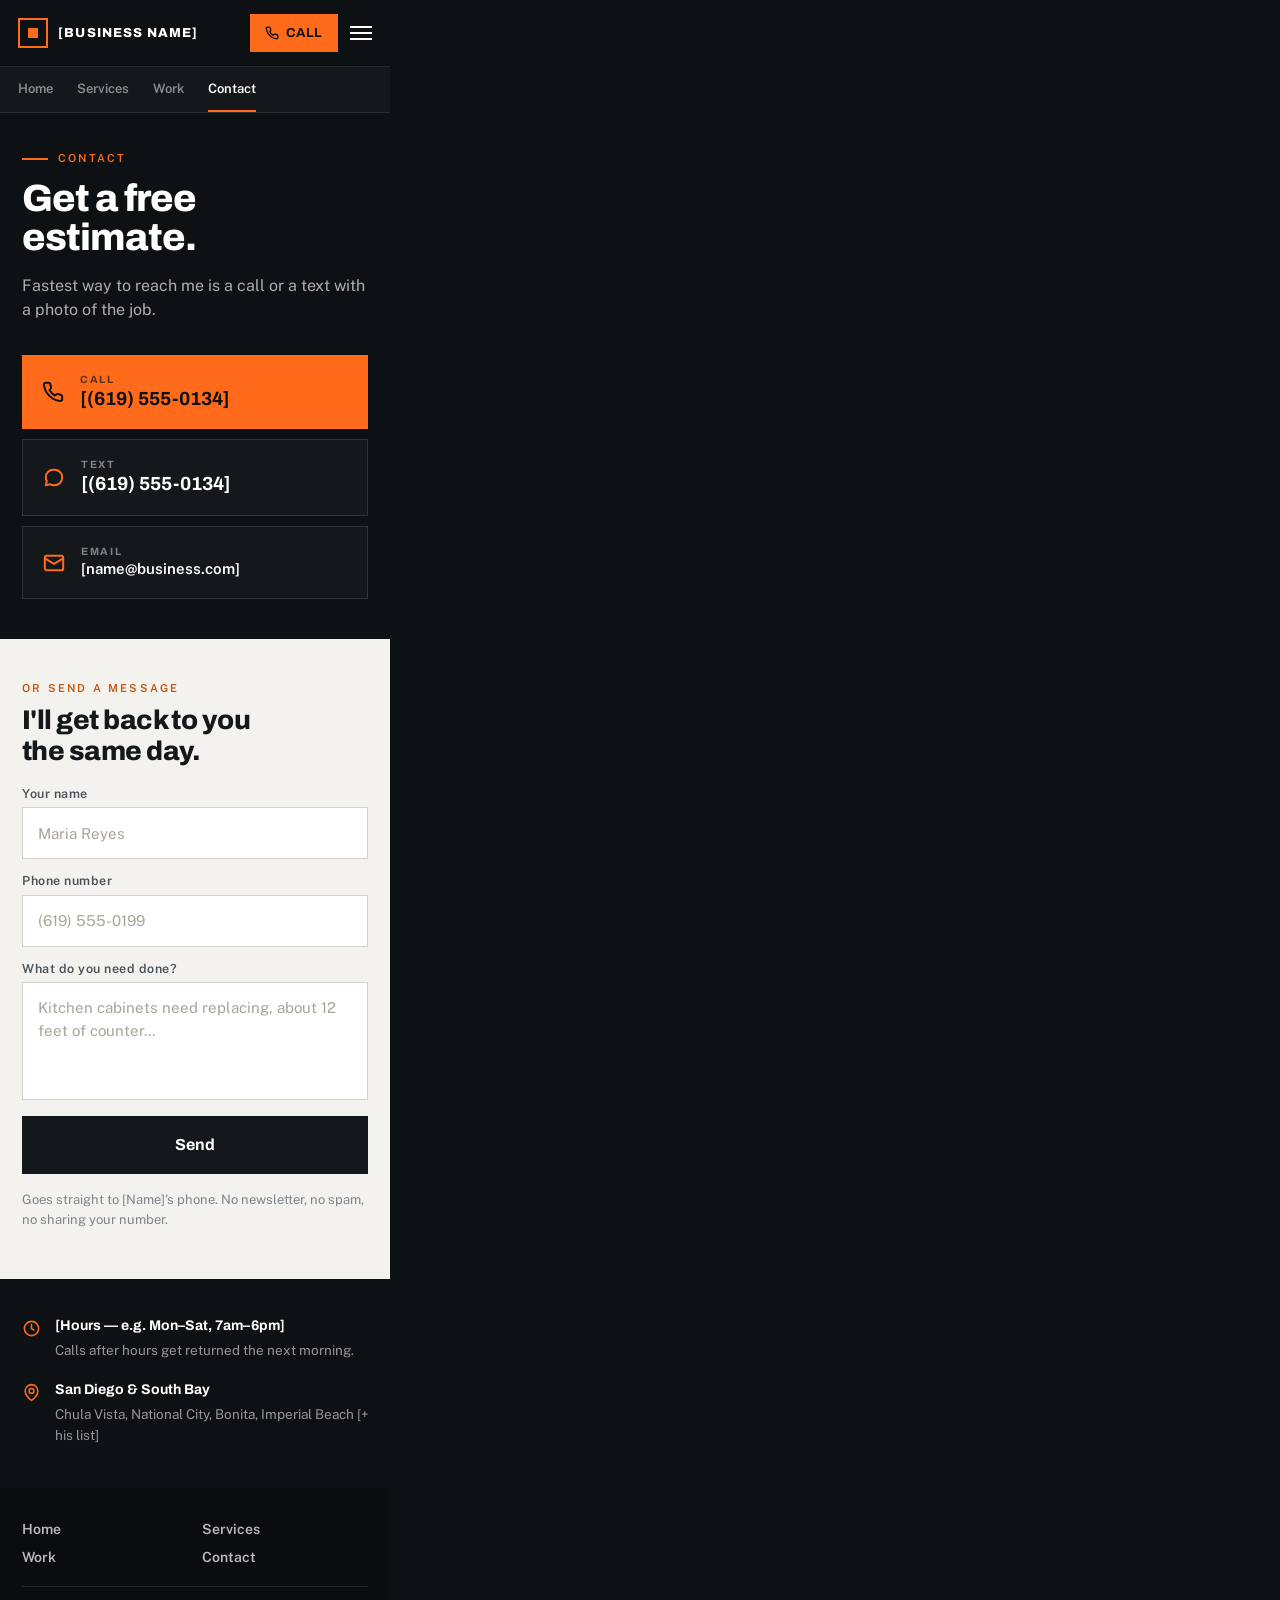
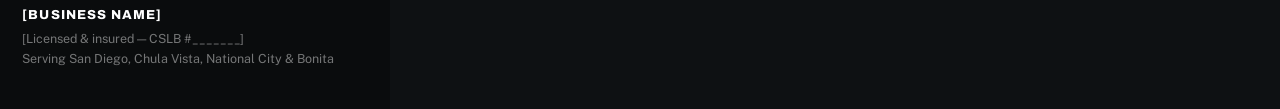
<file: docs/contact.html>
<!doctype html>
<html>
<head>
  <meta charset="utf-8">
  <meta name="viewport" content="width=device-width, initial-scale=1">
  <title>MOCKUP REFERENCE — Contact</title>
</head>
<body>
  <link rel="stylesheet" href="https://fonts.googleapis.com/css2?family=Archivo:wght@500;600;700;800;900&family=Public+Sans:wght@400;500;600&display=swap">
  <style>
    body { margin: 0; font-family: 'Public Sans', system-ui, sans-serif; background: #0E1113; }
    a { color: #FF6B1A; text-decoration: none; }
    a:hover { color: #FF8A47; }
    * { box-sizing: border-box; }
    .ph {
      background:
        repeating-linear-gradient(112deg, rgba(255,255,255,.022) 0 22px, rgba(0,0,0,.03) 22px 44px),
        radial-gradient(130% 90% at 68% 18%, #46525A 0%, #2C353A 46%, #171D20 100%);
      position: relative; overflow: hidden;
    }
    .ph-label {
      position: absolute; left: 14px; bottom: 12px;
      font: 500 10px/1 'Public Sans', sans-serif; letter-spacing: .14em;
      text-transform: uppercase; color: rgba(255,255,255,.42);
    }
    .rise { animation: rise .8s cubic-bezier(.16,.84,.44,1) both; }
    @keyframes rise { from { opacity: 0; transform: translateY(18px); } to { opacity: 1; transform: none; } }
    @media (prefers-reduced-motion: reduce) { .rise { animation: none; } }
  </style>

<div style="width: 390px; background: #0E1113; color: #FFFFFF;">

  <!-- top bar -->
  <div style="display: flex; align-items: center; justify-content: space-between; gap: 12px; padding: 14px 18px; background: #0E1113; border-bottom: 1px solid rgba(255,255,255,.09);">
    <div style="display: flex; align-items: center; gap: 10px;">
      <div style="width: 30px; height: 30px; border: 2px solid #FF6B1A; display: flex; align-items: center; justify-content: center;">
        <div style="width: 10px; height: 10px; background: #FF6B1A;"></div>
      </div>
      <div style="font: 800 13px/1 'Archivo', system-ui, sans-serif; letter-spacing: .09em; text-transform: uppercase; color: #FFFFFF;">[Business&nbsp;Name]</div>
    </div>
    <div style="display: flex; align-items: center; gap: 12px;">
      <a href="#" style="display: flex; align-items: center; gap: 7px; height: 38px; padding: 0 15px; background: #FF6B1A; color: #0E1113; font: 700 13px/1 'Archivo', sans-serif; letter-spacing: .04em; text-transform: uppercase;">
        <svg width="14" height="14" viewBox="0 0 24 24" fill="none" stroke="#0E1113" stroke-width="2.4" stroke-linecap="round" stroke-linejoin="round"><path d="M22 16.9v3a2 2 0 0 1-2.2 2 19.8 19.8 0 0 1-8.6-3.1 19.5 19.5 0 0 1-6-6A19.8 19.8 0 0 1 2.1 4.2 2 2 0 0 1 4.1 2h3a2 2 0 0 1 2 1.7c.1 1 .4 1.9.7 2.8a2 2 0 0 1-.5 2.1L8.1 9.9a16 16 0 0 0 6 6l1.3-1.2a2 2 0 0 1 2.1-.5c.9.3 1.8.6 2.8.7a2 2 0 0 1 1.7 2Z"/></svg>
        Call
      </a>
      <div style="display: flex; flex-direction: column; gap: 4px; padding: 4px 0;">
        <div style="width: 22px; height: 2px; background: #FFFFFF;"></div>
        <div style="width: 22px; height: 2px; background: #FFFFFF;"></div>
        <div style="width: 22px; height: 2px; background: #FFFFFF;"></div>
      </div>
    </div>
  </div>

  <!-- section nav -->
  <div style="display: flex; align-items: stretch; gap: 24px; padding: 0 18px; background: #14181B; border-bottom: 1px solid rgba(255,255,255,.09);">
    <a href="#" style="padding: 15px 0; font: 600 13px/1 'Public Sans', sans-serif; color: rgba(255,255,255,.50); border-bottom: 2px solid transparent;">Home</a>
    <a href="#" style="padding: 15px 0; font: 600 13px/1 'Public Sans', sans-serif; color: rgba(255,255,255,.50); border-bottom: 2px solid transparent;">Services</a>
    <a href="#" style="padding: 15px 0; font: 600 13px/1 'Public Sans', sans-serif; color: rgba(255,255,255,.50); border-bottom: 2px solid transparent;">Work</a>
    <a href="#" style="padding: 15px 0; font: 600 13px/1 'Public Sans', sans-serif; color: #FFFFFF; border-bottom: 2px solid #FF6B1A;">Contact</a>
  </div>

  <!-- header -->
  <div style="padding: 40px 22px 32px; display: flex; flex-direction: column; gap: 16px;">
    <div class="rise" style="display: flex; align-items: center; gap: 10px;">
      <div style="width: 26px; height: 2px; background: #FF6B1A;"></div>
      <div style="font: 600 11px/1 'Public Sans', sans-serif; letter-spacing: .2em; text-transform: uppercase; color: #FF6B1A;">Contact</div>
    </div>
    <h1 class="rise" style="margin: 0; font: 800 38px/1.02 'Archivo', system-ui, sans-serif; letter-spacing: -.024em; color: #FFFFFF; animation-delay: .1s;">
      Get a free estimate.
    </h1>
    <p class="rise" style="margin: 0; font: 400 16px/1.55 'Public Sans', sans-serif; color: rgba(255,255,255,.66); animation-delay: .2s;">
      Fastest way to reach me is a call or a text with a photo of the job.
    </p>
  </div>

  <!-- contact rows -->
  <div style="padding: 0 22px 40px; display: flex; flex-direction: column; gap: 10px;">

    <a href="#" style="display: flex; align-items: center; gap: 16px; padding: 20px; background: #FF6B1A; color: #0E1113;">
      <svg width="22" height="22" viewBox="0 0 24 24" fill="none" stroke="#0E1113" stroke-width="2.2" stroke-linecap="round" stroke-linejoin="round"><path d="M22 16.9v3a2 2 0 0 1-2.2 2 19.8 19.8 0 0 1-8.6-3.1 19.5 19.5 0 0 1-6-6A19.8 19.8 0 0 1 2.1 4.2 2 2 0 0 1 4.1 2h3a2 2 0 0 1 2 1.7c.1 1 .4 1.9.7 2.8a2 2 0 0 1-.5 2.1L8.1 9.9a16 16 0 0 0 6 6l1.3-1.2a2 2 0 0 1 2.1-.5c.9.3 1.8.6 2.8.7a2 2 0 0 1 1.7 2Z"/></svg>
      <div style="display: flex; flex-direction: column; gap: 3px;">
        <div style="font: 700 10.5px/1 'Archivo', sans-serif; letter-spacing: .16em; text-transform: uppercase; color: rgba(14,17,19,.66);">Call</div>
        <div style="font: 700 19px/1.1 'Archivo', sans-serif;">[(619) 555-0134]</div>
      </div>
    </a>

    <a href="#" style="display: flex; align-items: center; gap: 16px; padding: 20px; background: #14181B; border: 1px solid rgba(255,255,255,.12); color: #FFFFFF;">
      <svg width="22" height="22" viewBox="0 0 24 24" fill="none" stroke="#FF6B1A" stroke-width="2.2" stroke-linecap="round" stroke-linejoin="round"><path d="M21 11.5a8.4 8.4 0 0 1-9 8.4 9 9 0 0 1-4.2-1L3 20l1.2-4.6A8.4 8.4 0 0 1 3 11.5 8.4 8.4 0 0 1 12 3a8.4 8.4 0 0 1 9 8.5Z"/></svg>
      <div style="display: flex; flex-direction: column; gap: 3px;">
        <div style="font: 700 10.5px/1 'Archivo', sans-serif; letter-spacing: .16em; text-transform: uppercase; color: rgba(255,255,255,.46);">Text</div>
        <div style="font: 700 19px/1.1 'Archivo', sans-serif;">[(619) 555-0134]</div>
      </div>
    </a>

    <a href="#" style="display: flex; align-items: center; gap: 16px; padding: 20px; background: #14181B; border: 1px solid rgba(255,255,255,.12); color: #FFFFFF;">
      <svg width="22" height="22" viewBox="0 0 24 24" fill="none" stroke="#FF6B1A" stroke-width="2.2" stroke-linecap="round" stroke-linejoin="round"><rect x="2" y="4" width="20" height="16" rx="2"/><path d="m2 7 10 6 10-6"/></svg>
      <div style="display: flex; flex-direction: column; gap: 3px;">
        <div style="font: 700 10.5px/1 'Archivo', sans-serif; letter-spacing: .16em; text-transform: uppercase; color: rgba(255,255,255,.46);">Email</div>
        <div style="font: 600 15px/1.2 'Public Sans', sans-serif; word-break: break-all;">[name@business.com]</div>
      </div>
    </a>
  </div>

  <!-- form -->
  <div style="background: #F4F2EF; color: #14181B; padding: 44px 22px 48px; display: flex; flex-direction: column; gap: 22px;">
    <div style="display: flex; flex-direction: column; gap: 11px;">
      <div style="font: 600 11px/1 'Public Sans', sans-serif; letter-spacing: .2em; text-transform: uppercase; color: #C2540C;">Or send a message</div>
      <h2 style="margin: 0; font: 800 27px/1.12 'Archivo', system-ui, sans-serif; letter-spacing: -.02em; color: #14181B;">I'll get back to you<br>the same day.</h2>
    </div>

    <div style="display: flex; flex-direction: column; gap: 16px;">
      <div style="display: flex; flex-direction: column; gap: 7px;">
        <div style="font: 600 12.5px/1 'Public Sans', sans-serif; letter-spacing: .04em; color: #4A5359;">Your name</div>
        <div style="height: 52px; background: #FFFFFF; border: 1px solid #D7D1C9; display: flex; align-items: center; padding: 0 15px; font: 400 15px/1 'Public Sans', sans-serif; color: #A9A399;">Maria Reyes</div>
      </div>

      <div style="display: flex; flex-direction: column; gap: 7px;">
        <div style="font: 600 12.5px/1 'Public Sans', sans-serif; letter-spacing: .04em; color: #4A5359;">Phone number</div>
        <div style="height: 52px; background: #FFFFFF; border: 1px solid #D7D1C9; display: flex; align-items: center; padding: 0 15px; font: 400 15px/1 'Public Sans', sans-serif; color: #A9A399;">(619) 555-0199</div>
      </div>

      <div style="display: flex; flex-direction: column; gap: 7px;">
        <div style="font: 600 12.5px/1 'Public Sans', sans-serif; letter-spacing: .04em; color: #4A5359;">What do you need done?</div>
        <div style="height: 118px; background: #FFFFFF; border: 1px solid #D7D1C9; padding: 14px 15px; font: 400 15px/1.5 'Public Sans', sans-serif; color: #A9A399;">Kitchen cabinets need replacing, about 12 feet of counter…</div>
      </div>

      <div style="display: flex; align-items: center; justify-content: center; height: 58px; background: #14181B; color: #FFFFFF; font: 700 16px/1 'Archivo', sans-serif; letter-spacing: .01em;">Send</div>

      <p style="margin: 0; font: 400 13px/1.55 'Public Sans', sans-serif; color: #7C858B;">
        Goes straight to [Name]'s phone. No newsletter, no spam, no sharing your number.
      </p>
    </div>
  </div>

  <!-- hours strip -->
  <div style="background: #0E1113; padding: 38px 22px 42px; display: flex; flex-direction: column; gap: 20px;">
    <div style="display: flex; align-items: flex-start; gap: 14px;">
      <svg width="19" height="19" viewBox="0 0 24 24" fill="none" stroke="#FF6B1A" stroke-width="2" stroke-linecap="round" stroke-linejoin="round" style="flex-shrink: 0; margin-top: 2px;"><circle cx="12" cy="12" r="9"/><path d="M12 7v5l3 2"/></svg>
      <div style="display: flex; flex-direction: column; gap: 5px;">
        <div style="font: 700 14px/1.3 'Archivo', sans-serif; color: #FFFFFF;">[Hours — e.g. Mon–Sat, 7am–6pm]</div>
        <div style="font: 400 13.5px/1.55 'Public Sans', sans-serif; color: rgba(255,255,255,.56);">Calls after hours get returned the next morning.</div>
      </div>
    </div>
    <div style="display: flex; align-items: flex-start; gap: 14px;">
      <svg width="19" height="19" viewBox="0 0 24 24" fill="none" stroke="#FF6B1A" stroke-width="2" stroke-linecap="round" stroke-linejoin="round" style="flex-shrink: 0; margin-top: 2px;"><path d="M20 10c0 6-8 12-8 12s-8-6-8-12a8 8 0 0 1 16 0Z"/><circle cx="12" cy="10" r="3"/></svg>
      <div style="display: flex; flex-direction: column; gap: 5px;">
        <div style="font: 700 14px/1.3 'Archivo', sans-serif; color: #FFFFFF;">San Diego &amp; South Bay</div>
        <div style="font: 400 13.5px/1.55 'Public Sans', sans-serif; color: rgba(255,255,255,.56);">Chula Vista, National City, Bonita, Imperial Beach [+ his list]</div>
      </div>
    </div>
  </div>

  <!-- footer -->
  <div style="background: #0A0C0D; padding: 34px 22px 40px; display: flex; flex-direction: column; gap: 22px;">
    <div style="display: grid; grid-template-columns: repeat(2, minmax(0, 1fr)); gap: 14px;">
      <a href="#" style="font: 600 14px/1 'Public Sans', sans-serif; color: rgba(255,255,255,.72);">Home</a>
      <a href="#" style="font: 600 14px/1 'Public Sans', sans-serif; color: rgba(255,255,255,.72);">Services</a>
      <a href="#" style="font: 600 14px/1 'Public Sans', sans-serif; color: rgba(255,255,255,.72);">Work</a>
      <a href="#" style="font: 600 14px/1 'Public Sans', sans-serif; color: rgba(255,255,255,.72);">Contact</a>
    </div>
    <div style="height: 1px; background: rgba(255,255,255,.10);"></div>
    <div style="display: flex; flex-direction: column; gap: 7px;">
      <div style="font: 800 13px/1 'Archivo', sans-serif; letter-spacing: .09em; text-transform: uppercase; color: #FFFFFF;">[Business&nbsp;Name]</div>
      <div style="font: 400 12.5px/1.6 'Public Sans', sans-serif; color: rgba(255,255,255,.44);">[Licensed &amp; insured — CSLB #_______]<br>Serving San Diego, Chula Vista, National City &amp; Bonita</div>
    </div>
  </div>

</div>
</body>
</html>
</file>
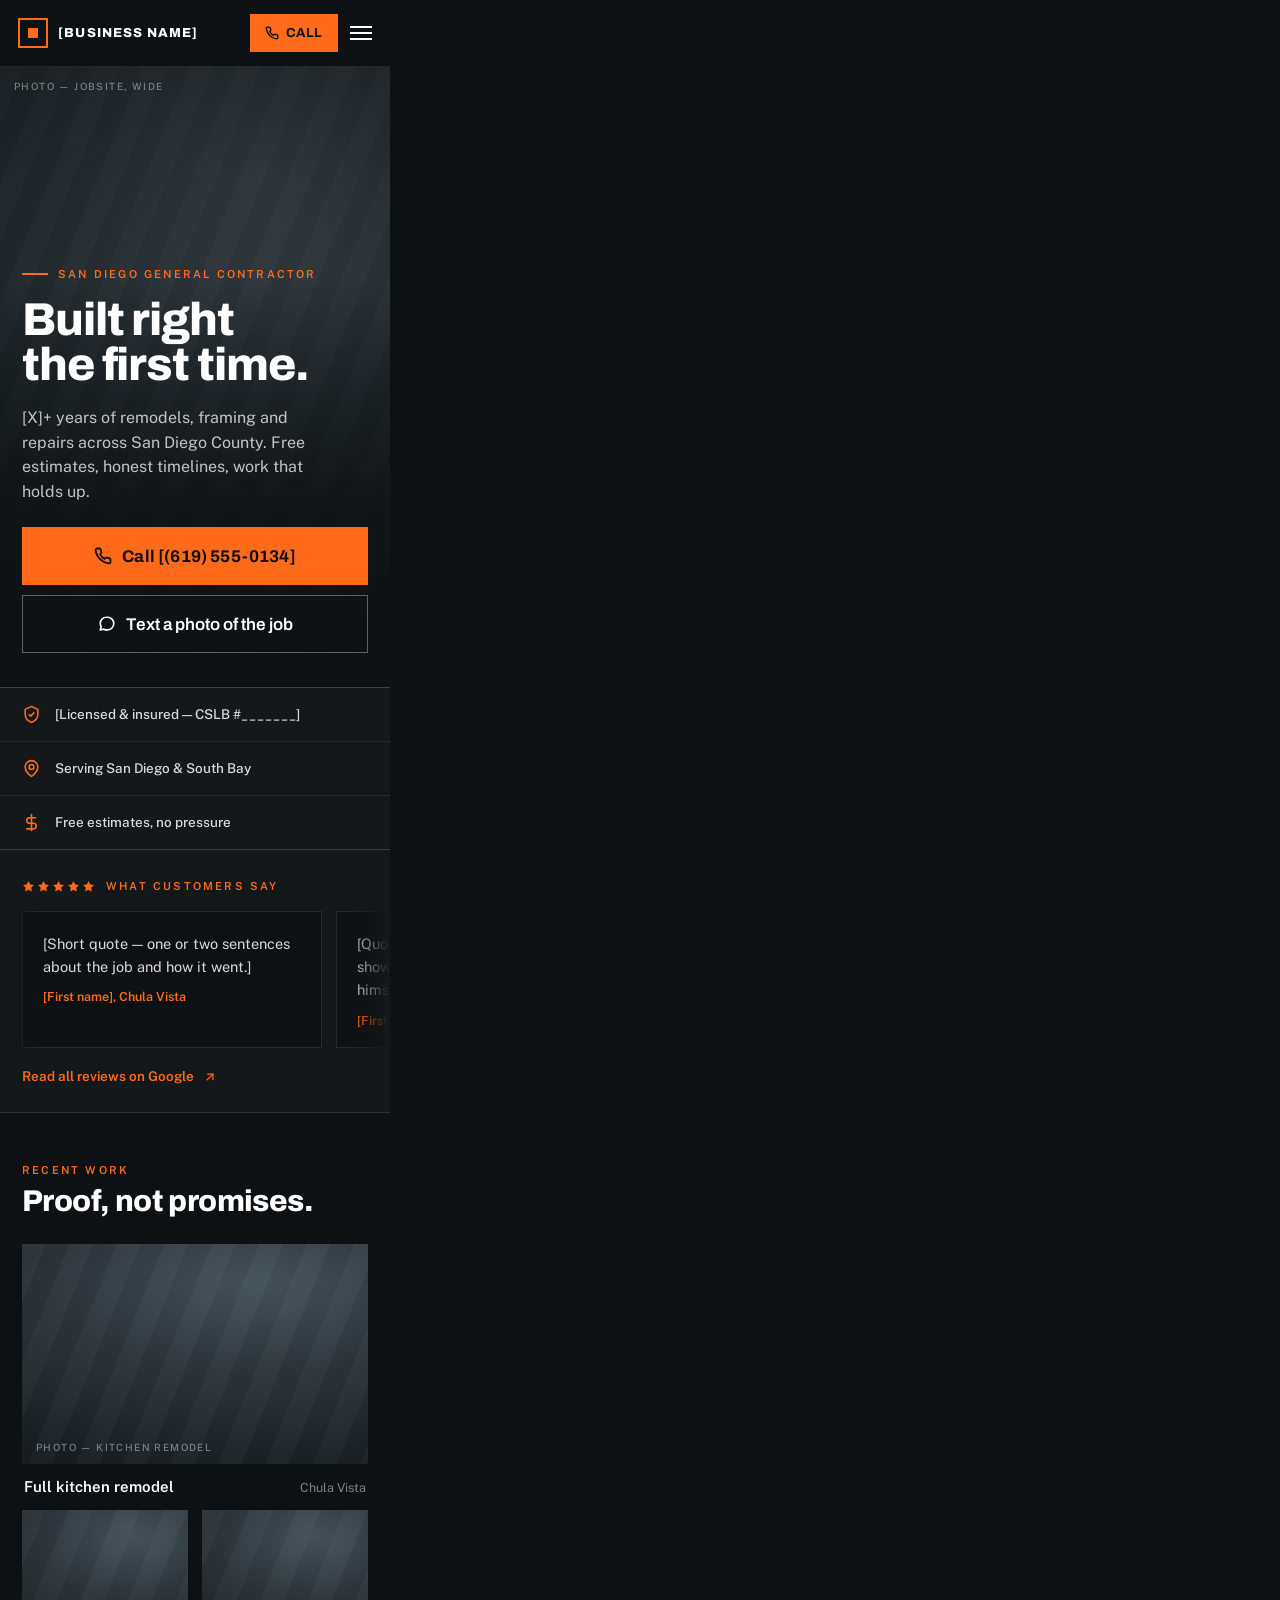
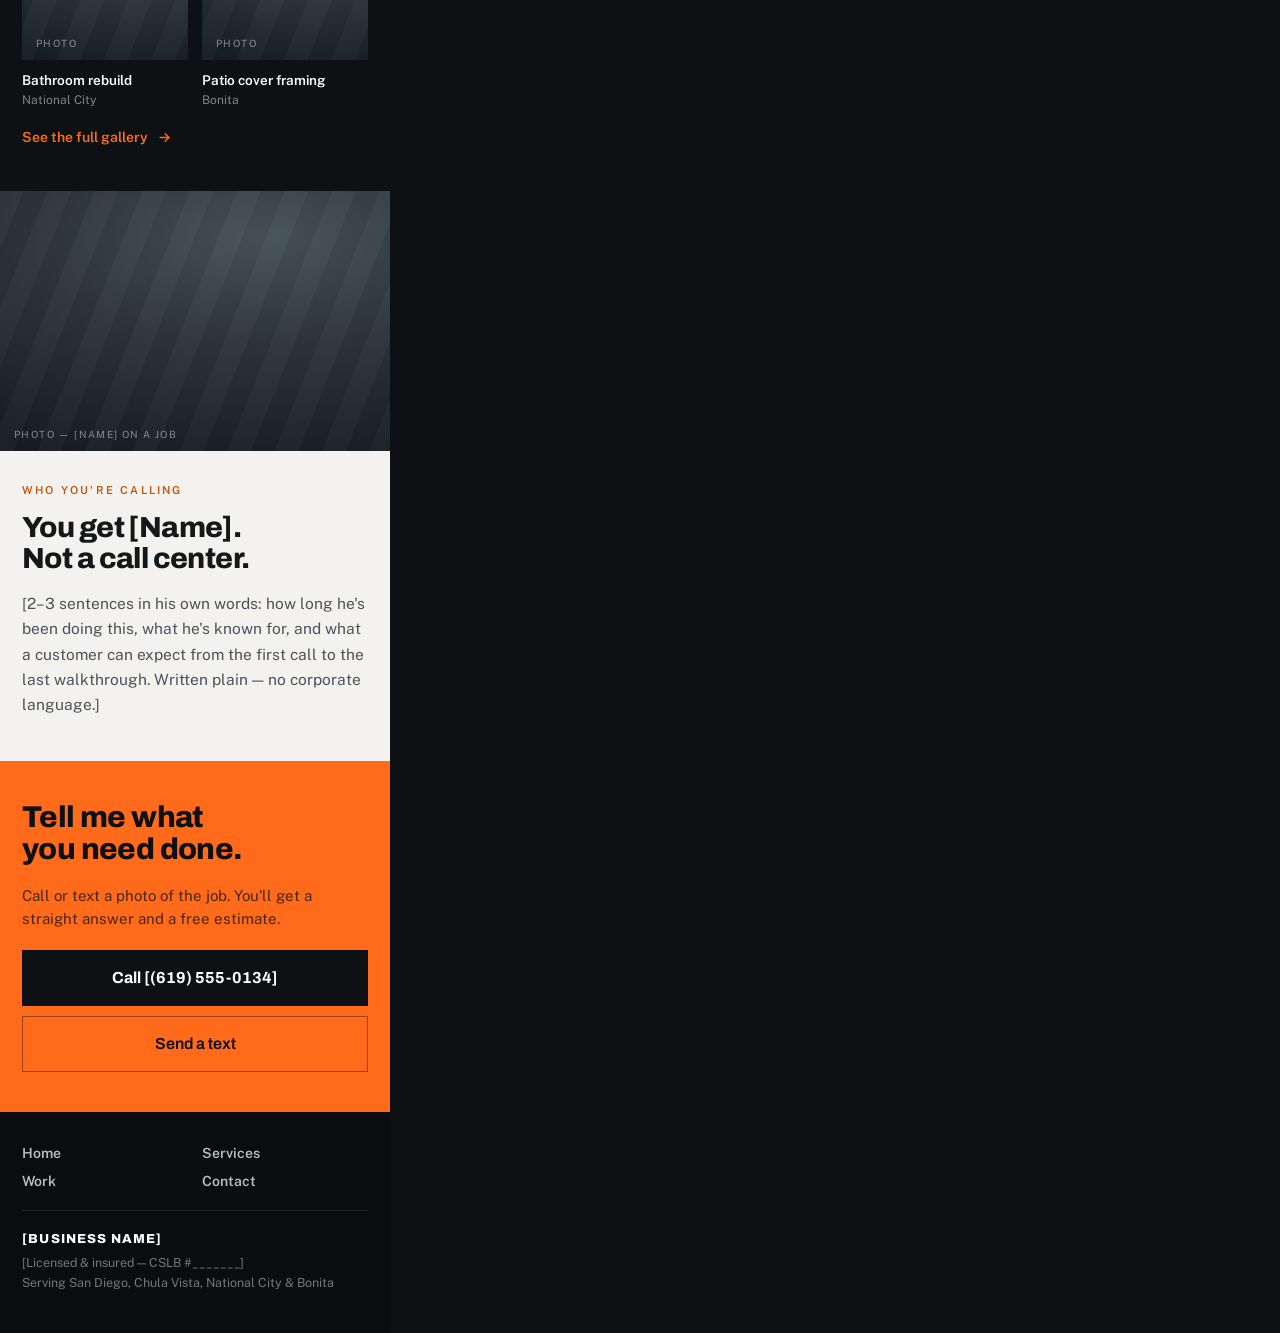
<file: docs/home.html>
<!doctype html>
<html>
<head>
  <meta charset="utf-8">
  <meta name="viewport" content="width=device-width, initial-scale=1">
  <title>MOCKUP REFERENCE — Home</title>
</head>
<body>
  <link rel="stylesheet" href="https://fonts.googleapis.com/css2?family=Archivo:wght@500;600;700;800;900&family=Public+Sans:wght@400;500;600&display=swap">
  <style>
    body { margin: 0; font-family: 'Public Sans', system-ui, sans-serif; background: #0E1113; }
    a { color: #FF6B1A; text-decoration: none; }
    a:hover { color: #FF8A47; }
    * { box-sizing: border-box; }
    .ph {
      background:
        repeating-linear-gradient(112deg, rgba(255,255,255,.022) 0 22px, rgba(0,0,0,.03) 22px 44px),
        radial-gradient(130% 90% at 68% 18%, #46525A 0%, #2C353A 46%, #171D20 100%);
      position: relative; overflow: hidden;
    }
    .ph-label {
      position: absolute; left: 14px; bottom: 12px;
      font: 500 10px/1 'Public Sans', sans-serif; letter-spacing: .14em;
      text-transform: uppercase; color: rgba(255,255,255,.42);
    }
    .rise { animation: rise .85s cubic-bezier(.16,.84,.44,1) both; }
    @keyframes rise { from { opacity: 0; transform: translateY(22px); } to { opacity: 1; transform: none; } }
    .marquee {
      overflow: hidden;
      -webkit-mask-image: linear-gradient(90deg, transparent 0, #000 40px, #000 calc(100% - 40px), transparent 100%);
      mask-image: linear-gradient(90deg, transparent 0, #000 40px, #000 calc(100% - 40px), transparent 100%);
    }
    .marquee-track {
      display: flex; gap: 14px; width: max-content; padding-left: 22px;
      animation: marquee 34s linear infinite;
    }
    @keyframes marquee { from { transform: translateX(0); } to { transform: translateX(-1256px); } }
    @media (prefers-reduced-motion: reduce) {
      .rise { animation: none; }
      .marquee-track { animation: none; }
    }
  </style>

<div style="width: 390px; background: #0E1113; color: #FFFFFF;">

  <!-- top bar -->
  <div style="display: flex; align-items: center; justify-content: space-between; gap: 12px; padding: 14px 18px; background: #0E1113; border-bottom: 1px solid rgba(255,255,255,.09);">
    <div style="display: flex; align-items: center; gap: 10px;">
      <div style="width: 30px; height: 30px; border: 2px solid #FF6B1A; display: flex; align-items: center; justify-content: center;">
        <div style="width: 10px; height: 10px; background: #FF6B1A;"></div>
      </div>
      <div style="font: 800 13px/1 'Archivo', system-ui, sans-serif; letter-spacing: .09em; text-transform: uppercase; color: #FFFFFF;">[Business&nbsp;Name]</div>
    </div>
    <div style="display: flex; align-items: center; gap: 12px;">
      <a href="#" style="display: flex; align-items: center; gap: 7px; height: 38px; padding: 0 15px; background: #FF6B1A; color: #0E1113; font: 700 13px/1 'Archivo', sans-serif; letter-spacing: .04em; text-transform: uppercase;">
        <svg width="14" height="14" viewBox="0 0 24 24" fill="none" stroke="#0E1113" stroke-width="2.4" stroke-linecap="round" stroke-linejoin="round"><path d="M22 16.9v3a2 2 0 0 1-2.2 2 19.8 19.8 0 0 1-8.6-3.1 19.5 19.5 0 0 1-6-6A19.8 19.8 0 0 1 2.1 4.2 2 2 0 0 1 4.1 2h3a2 2 0 0 1 2 1.7c.1 1 .4 1.9.7 2.8a2 2 0 0 1-.5 2.1L8.1 9.9a16 16 0 0 0 6 6l1.3-1.2a2 2 0 0 1 2.1-.5c.9.3 1.8.6 2.8.7a2 2 0 0 1 1.7 2Z"/></svg>
        Call
      </a>
      <div style="display: flex; flex-direction: column; gap: 4px; padding: 4px 0;">
        <div style="width: 22px; height: 2px; background: #FFFFFF;"></div>
        <div style="width: 22px; height: 2px; background: #FFFFFF;"></div>
        <div style="width: 22px; height: 2px; background: #FFFFFF;"></div>
      </div>
    </div>
  </div>

  <!-- hero -->
  <div class="ph" style="position: relative; height: 620px; display: flex; flex-direction: column; justify-content: flex-end;">
    <div style="position: absolute; inset: 0; background: linear-gradient(180deg, rgba(14,17,19,.55) 0%, rgba(14,17,19,.30) 34%, rgba(14,17,19,.88) 74%, #0E1113 100%);"></div>
    <div class="ph-label" style="bottom: auto; top: 14px;">Photo — Jobsite, wide</div>

    <div style="position: relative; padding: 0 22px 34px; display: flex; flex-direction: column; gap: 18px;">
      <div class="rise" style="display: flex; align-items: center; gap: 10px; animation-delay: .05s;">
        <div style="width: 26px; height: 2px; background: #FF6B1A;"></div>
        <div style="font: 600 11px/1 'Public Sans', sans-serif; letter-spacing: .2em; text-transform: uppercase; color: #FF6B1A;">San Diego General Contractor</div>
      </div>

      <h1 class="rise" style="margin: 0; font: 800 46px/0.98 'Archivo', system-ui, sans-serif; letter-spacing: -.024em; color: #FFFFFF; text-wrap: balance; animation-delay: .16s;">
        Built right<br>the first time.
      </h1>

      <p class="rise" style="margin: 0; max-width: 320px; font: 400 16px/1.55 'Public Sans', sans-serif; color: rgba(255,255,255,.74); animation-delay: .27s;">
        [X]+ years of remodels, framing and repairs across San&nbsp;Diego County. Free estimates, honest timelines, work that holds up.
      </p>

      <div class="rise" style="display: flex; flex-direction: column; gap: 10px; padding-top: 4px; animation-delay: .38s;">
        <a href="#" style="display: flex; align-items: center; justify-content: center; gap: 10px; height: 58px; background: #FF6B1A; color: #0E1113; font: 700 17px/1 'Archivo', sans-serif; letter-spacing: .01em;">
          <svg width="18" height="18" viewBox="0 0 24 24" fill="none" stroke="#0E1113" stroke-width="2.4" stroke-linecap="round" stroke-linejoin="round"><path d="M22 16.9v3a2 2 0 0 1-2.2 2 19.8 19.8 0 0 1-8.6-3.1 19.5 19.5 0 0 1-6-6A19.8 19.8 0 0 1 2.1 4.2 2 2 0 0 1 4.1 2h3a2 2 0 0 1 2 1.7c.1 1 .4 1.9.7 2.8a2 2 0 0 1-.5 2.1L8.1 9.9a16 16 0 0 0 6 6l1.3-1.2a2 2 0 0 1 2.1-.5c.9.3 1.8.6 2.8.7a2 2 0 0 1 1.7 2Z"/></svg>
          Call [(619) 555-0134]
        </a>
        <a href="#" style="display: flex; align-items: center; justify-content: center; gap: 10px; height: 58px; border: 1.5px solid rgba(255,255,255,.34); color: #FFFFFF; font: 600 17px/1 'Archivo', sans-serif;">
          <svg width="18" height="18" viewBox="0 0 24 24" fill="none" stroke="#FFFFFF" stroke-width="2.2" stroke-linecap="round" stroke-linejoin="round"><path d="M21 11.5a8.4 8.4 0 0 1-9 8.4 9 9 0 0 1-4.2-1L3 20l1.2-4.6A8.4 8.4 0 0 1 3 11.5 8.4 8.4 0 0 1 12 3a8.4 8.4 0 0 1 9 8.5Z"/></svg>
          Text a photo of the job
        </a>
      </div>
    </div>
  </div>

  <!-- credential strip -->
  <div style="display: grid; grid-template-columns: repeat(1, minmax(0, 1fr)); gap: 1px; background: rgba(255,255,255,.10); border-top: 1px solid rgba(255,255,255,.10); border-bottom: 1px solid rgba(255,255,255,.10);">
    <div style="display: flex; align-items: center; gap: 14px; padding: 17px 22px; background: #14181B;">
      <svg width="19" height="19" viewBox="0 0 24 24" fill="none" stroke="#FF6B1A" stroke-width="2" stroke-linecap="round" stroke-linejoin="round"><path d="M12 2 4 5.5v6c0 4.6 3.4 8.9 8 10.5 4.6-1.6 8-5.9 8-10.5v-6L12 2Z"/><path d="m9 12 2 2 4-4"/></svg>
      <div style="font: 500 13.5px/1.4 'Public Sans', sans-serif; color: rgba(255,255,255,.85);">[Licensed &amp; insured — CSLB #_______]</div>
    </div>
    <div style="display: flex; align-items: center; gap: 14px; padding: 17px 22px; background: #14181B;">
      <svg width="19" height="19" viewBox="0 0 24 24" fill="none" stroke="#FF6B1A" stroke-width="2" stroke-linecap="round" stroke-linejoin="round"><path d="M20 10c0 6-8 12-8 12s-8-6-8-12a8 8 0 0 1 16 0Z"/><circle cx="12" cy="10" r="3"/></svg>
      <div style="font: 500 13.5px/1.4 'Public Sans', sans-serif; color: rgba(255,255,255,.85);">Serving San Diego &amp; South Bay</div>
    </div>
    <div style="display: flex; align-items: center; gap: 14px; padding: 17px 22px; background: #14181B;">
      <svg width="19" height="19" viewBox="0 0 24 24" fill="none" stroke="#FF6B1A" stroke-width="2" stroke-linecap="round" stroke-linejoin="round"><path d="M12 2v20"/><path d="M17 6H9.5a3.5 3.5 0 0 0 0 7h5a3.5 3.5 0 0 1 0 7H6"/></svg>
      <div style="font: 500 13.5px/1.4 'Public Sans', sans-serif; color: rgba(255,255,255,.85);">Free estimates, no pressure</div>
    </div>
  </div>

  <!-- scrolling reviews -->
  <div style="background: #14181B; border-bottom: 1px solid rgba(255,255,255,.10); padding: 30px 0 28px;">
    <div style="display: flex; align-items: center; gap: 11px; padding: 0 22px 18px;">
      <div style="display: flex; gap: 2px;">
        <svg width="13" height="13" viewBox="0 0 24 24" fill="#FF6B1A"><path d="m12 2 3.1 6.3 6.9 1-5 4.9 1.2 6.8L12 17.8 5.8 21l1.2-6.8-5-4.9 6.9-1L12 2Z"/></svg>
        <svg width="13" height="13" viewBox="0 0 24 24" fill="#FF6B1A"><path d="m12 2 3.1 6.3 6.9 1-5 4.9 1.2 6.8L12 17.8 5.8 21l1.2-6.8-5-4.9 6.9-1L12 2Z"/></svg>
        <svg width="13" height="13" viewBox="0 0 24 24" fill="#FF6B1A"><path d="m12 2 3.1 6.3 6.9 1-5 4.9 1.2 6.8L12 17.8 5.8 21l1.2-6.8-5-4.9 6.9-1L12 2Z"/></svg>
        <svg width="13" height="13" viewBox="0 0 24 24" fill="#FF6B1A"><path d="m12 2 3.1 6.3 6.9 1-5 4.9 1.2 6.8L12 17.8 5.8 21l1.2-6.8-5-4.9 6.9-1L12 2Z"/></svg>
        <svg width="13" height="13" viewBox="0 0 24 24" fill="#FF6B1A"><path d="m12 2 3.1 6.3 6.9 1-5 4.9 1.2 6.8L12 17.8 5.8 21l1.2-6.8-5-4.9 6.9-1L12 2Z"/></svg>
      </div>
      <div style="font: 600 11px/1 'Public Sans', sans-serif; letter-spacing: .2em; text-transform: uppercase; color: #FF6B1A;">What customers say</div>
    </div>

    <div class="marquee">
      <div class="marquee-track">

        <div style="width: 300px; flex-shrink: 0; background: #0E1113; border: 1px solid rgba(255,255,255,.10); padding: 20px; display: flex; flex-direction: column; gap: 13px;">
          <p style="margin: 0; font: 400 14.5px/1.6 'Public Sans', sans-serif; color: rgba(255,255,255,.84);">[Short quote — one or two sentences about the job and how it went.]</p>
          <div style="font: 600 12.5px/1 'Public Sans', sans-serif; color: #FF6B1A;">[First name], Chula Vista</div>
        </div>

        <div style="width: 300px; flex-shrink: 0; background: #0E1113; border: 1px solid rgba(255,255,255,.10); padding: 20px; display: flex; flex-direction: column; gap: 13px;">
          <p style="margin: 0; font: 400 14.5px/1.6 'Public Sans', sans-serif; color: rgba(255,255,255,.84);">[Quote about something specific — showed up on time, cleaned up after himself.]</p>
          <div style="font: 600 12.5px/1 'Public Sans', sans-serif; color: #FF6B1A;">[First name], Bonita</div>
        </div>

        <div style="width: 300px; flex-shrink: 0; background: #0E1113; border: 1px solid rgba(255,255,255,.10); padding: 20px; display: flex; flex-direction: column; gap: 13px;">
          <p style="margin: 0; font: 400 14.5px/1.6 'Public Sans', sans-serif; color: rgba(255,255,255,.84);">[Quote about the estimate being honest — no surprises on the final bill.]</p>
          <div style="font: 600 12.5px/1 'Public Sans', sans-serif; color: #FF6B1A;">[First name], National City</div>
        </div>

        <div style="width: 300px; flex-shrink: 0; background: #0E1113; border: 1px solid rgba(255,255,255,.10); padding: 20px; display: flex; flex-direction: column; gap: 13px;">
          <p style="margin: 0; font: 400 14.5px/1.6 'Public Sans', sans-serif; color: rgba(255,255,255,.84);">[Quote from a repeat customer who called him back for a second job.]</p>
          <div style="font: 600 12.5px/1 'Public Sans', sans-serif; color: #FF6B1A;">[First name], San Diego</div>
        </div>

        <div style="width: 300px; flex-shrink: 0; background: #0E1113; border: 1px solid rgba(255,255,255,.10); padding: 20px; display: flex; flex-direction: column; gap: 13px;">
          <p style="margin: 0; font: 400 14.5px/1.6 'Public Sans', sans-serif; color: rgba(255,255,255,.84);">[Short quote — one or two sentences about the job and how it went.]</p>
          <div style="font: 600 12.5px/1 'Public Sans', sans-serif; color: #FF6B1A;">[First name], Chula Vista</div>
        </div>

        <div style="width: 300px; flex-shrink: 0; background: #0E1113; border: 1px solid rgba(255,255,255,.10); padding: 20px; display: flex; flex-direction: column; gap: 13px;">
          <p style="margin: 0; font: 400 14.5px/1.6 'Public Sans', sans-serif; color: rgba(255,255,255,.84);">[Quote about something specific — showed up on time, cleaned up after himself.]</p>
          <div style="font: 600 12.5px/1 'Public Sans', sans-serif; color: #FF6B1A;">[First name], Bonita</div>
        </div>

        <div style="width: 300px; flex-shrink: 0; background: #0E1113; border: 1px solid rgba(255,255,255,.10); padding: 20px; display: flex; flex-direction: column; gap: 13px;">
          <p style="margin: 0; font: 400 14.5px/1.6 'Public Sans', sans-serif; color: rgba(255,255,255,.84);">[Quote about the estimate being honest — no surprises on the final bill.]</p>
          <div style="font: 600 12.5px/1 'Public Sans', sans-serif; color: #FF6B1A;">[First name], National City</div>
        </div>

        <div style="width: 300px; flex-shrink: 0; background: #0E1113; border: 1px solid rgba(255,255,255,.10); padding: 20px; display: flex; flex-direction: column; gap: 13px;">
          <p style="margin: 0; font: 400 14.5px/1.6 'Public Sans', sans-serif; color: rgba(255,255,255,.84);">[Quote from a repeat customer who called him back for a second job.]</p>
          <div style="font: 600 12.5px/1 'Public Sans', sans-serif; color: #FF6B1A;">[First name], San Diego</div>
        </div>

      </div>
    </div>

    <div style="padding: 22px 22px 0;">
      <a href="#" style="display: flex; align-items: center; gap: 9px; font: 600 13.5px/1 'Public Sans', sans-serif; color: #FF6B1A;">
        Read all reviews on Google
        <svg width="14" height="14" viewBox="0 0 24 24" fill="none" stroke="#FF6B1A" stroke-width="2.2" stroke-linecap="round" stroke-linejoin="round"><path d="M7 17 17 7"/><path d="M8 7h9v9"/></svg>
      </a>
    </div>
  </div>

  <!-- recent work -->
  <div style="padding: 52px 22px 46px; background: #0E1113;">
    <div style="display: flex; align-items: flex-end; justify-content: space-between; gap: 16px; margin-bottom: 26px;">
      <div style="display: flex; flex-direction: column; gap: 10px;">
        <div style="font: 600 11px/1 'Public Sans', sans-serif; letter-spacing: .2em; text-transform: uppercase; color: #FF6B1A;">Recent Work</div>
        <h2 style="margin: 0; font: 800 30px/1.06 'Archivo', system-ui, sans-serif; letter-spacing: -.02em; color: #FFFFFF;">Proof, not promises.</h2>
      </div>
    </div>

    <div style="display: flex; flex-direction: column; gap: 14px;">
      <div style="display: flex; flex-direction: column;">
        <div class="ph" style="height: 220px;"><div class="ph-label">Photo — Kitchen remodel</div></div>
        <div style="display: flex; align-items: baseline; justify-content: space-between; gap: 12px; padding: 13px 2px 0;">
          <div style="font: 600 15px/1.3 'Public Sans', sans-serif; color: #FFFFFF;">Full kitchen remodel</div>
          <div style="font: 400 12.5px/1 'Public Sans', sans-serif; color: rgba(255,255,255,.48);">Chula Vista</div>
        </div>
      </div>
      <div style="display: grid; grid-template-columns: repeat(2, minmax(0, 1fr)); gap: 14px;">
        <div style="display: flex; flex-direction: column;">
          <div class="ph" style="height: 150px;"><div class="ph-label">Photo</div></div>
          <div style="font: 600 13.5px/1.35 'Public Sans', sans-serif; color: #FFFFFF; padding-top: 11px;">Bathroom rebuild</div>
          <div style="font: 400 12px/1 'Public Sans', sans-serif; color: rgba(255,255,255,.48); padding-top: 4px;">National City</div>
        </div>
        <div style="display: flex; flex-direction: column;">
          <div class="ph" style="height: 150px;"><div class="ph-label">Photo</div></div>
          <div style="font: 600 13.5px/1.35 'Public Sans', sans-serif; color: #FFFFFF; padding-top: 11px;">Patio cover framing</div>
          <div style="font: 400 12px/1 'Public Sans', sans-serif; color: rgba(255,255,255,.48); padding-top: 4px;">Bonita</div>
        </div>
      </div>
    </div>

    <a href="#" style="display: flex; align-items: center; gap: 9px; margin-top: 24px; font: 600 14px/1 'Public Sans', sans-serif; color: #FF6B1A;">
      See the full gallery
      <svg width="15" height="15" viewBox="0 0 24 24" fill="none" stroke="#FF6B1A" stroke-width="2.2" stroke-linecap="round" stroke-linejoin="round"><path d="M5 12h14"/><path d="m13 6 6 6-6 6"/></svg>
    </a>
  </div>

  <!-- about -->
  <div style="background: #F4F2EF; color: #14181B; padding: 0 0 44px;">
    <div class="ph" style="height: 260px;"><div class="ph-label">Photo — [Name] on a job</div></div>
    <div style="padding: 34px 22px 0; display: flex; flex-direction: column; gap: 16px;">
      <div style="font: 600 11px/1 'Public Sans', sans-serif; letter-spacing: .2em; text-transform: uppercase; color: #C2540C;">Who you're calling</div>
      <h2 style="margin: 0; font: 800 29px/1.1 'Archivo', system-ui, sans-serif; letter-spacing: -.02em; color: #14181B;">You get [Name].<br>Not a call center.</h2>
      <p style="margin: 0; font: 400 15.5px/1.62 'Public Sans', sans-serif; color: #4A5359;">
        [2–3 sentences in his own words: how long he's been doing this, what he's known for, and what a customer can expect from the first call to the last walkthrough. Written plain — no corporate language.]
      </p>
    </div>
  </div>

  <!-- CTA band -->
  <div style="background: #FF6B1A; color: #0E1113; padding: 40px 22px; display: flex; flex-direction: column; gap: 18px;">
    <h2 style="margin: 0; font: 800 30px/1.08 'Archivo', system-ui, sans-serif; letter-spacing: -.02em;">Tell me what<br>you need done.</h2>
    <p style="margin: 0; font: 400 15px/1.55 'Public Sans', sans-serif; color: rgba(14,17,19,.76);">Call or text a photo of the job. You'll get a straight answer and a free estimate.</p>
    <div style="display: flex; flex-direction: column; gap: 10px; padding-top: 2px;">
      <a href="#" style="display: flex; align-items: center; justify-content: center; height: 56px; background: #0E1113; color: #FFFFFF; font: 700 16px/1 'Archivo', sans-serif;">Call [(619) 555-0134]</a>
      <a href="#" style="display: flex; align-items: center; justify-content: center; height: 56px; border: 1.5px solid rgba(14,17,19,.42); color: #0E1113; font: 600 16px/1 'Archivo', sans-serif;">Send a text</a>
    </div>
  </div>

  <!-- footer -->
  <div style="background: #0A0C0D; padding: 34px 22px 40px; display: flex; flex-direction: column; gap: 22px;">
    <div style="display: grid; grid-template-columns: repeat(2, minmax(0, 1fr)); gap: 14px;">
      <a href="#" style="font: 600 14px/1 'Public Sans', sans-serif; color: rgba(255,255,255,.72);">Home</a>
      <a href="#" style="font: 600 14px/1 'Public Sans', sans-serif; color: rgba(255,255,255,.72);">Services</a>
      <a href="#" style="font: 600 14px/1 'Public Sans', sans-serif; color: rgba(255,255,255,.72);">Work</a>
      <a href="#" style="font: 600 14px/1 'Public Sans', sans-serif; color: rgba(255,255,255,.72);">Contact</a>
    </div>
    <div style="height: 1px; background: rgba(255,255,255,.10);"></div>
    <div style="display: flex; flex-direction: column; gap: 7px;">
      <div style="font: 800 13px/1 'Archivo', sans-serif; letter-spacing: .09em; text-transform: uppercase; color: #FFFFFF;">[Business&nbsp;Name]</div>
      <div style="font: 400 12.5px/1.6 'Public Sans', sans-serif; color: rgba(255,255,255,.44);">[Licensed &amp; insured — CSLB #_______]<br>Serving San Diego, Chula Vista, National City &amp; Bonita</div>
    </div>
  </div>

</div>
</body>
</html>
</file>
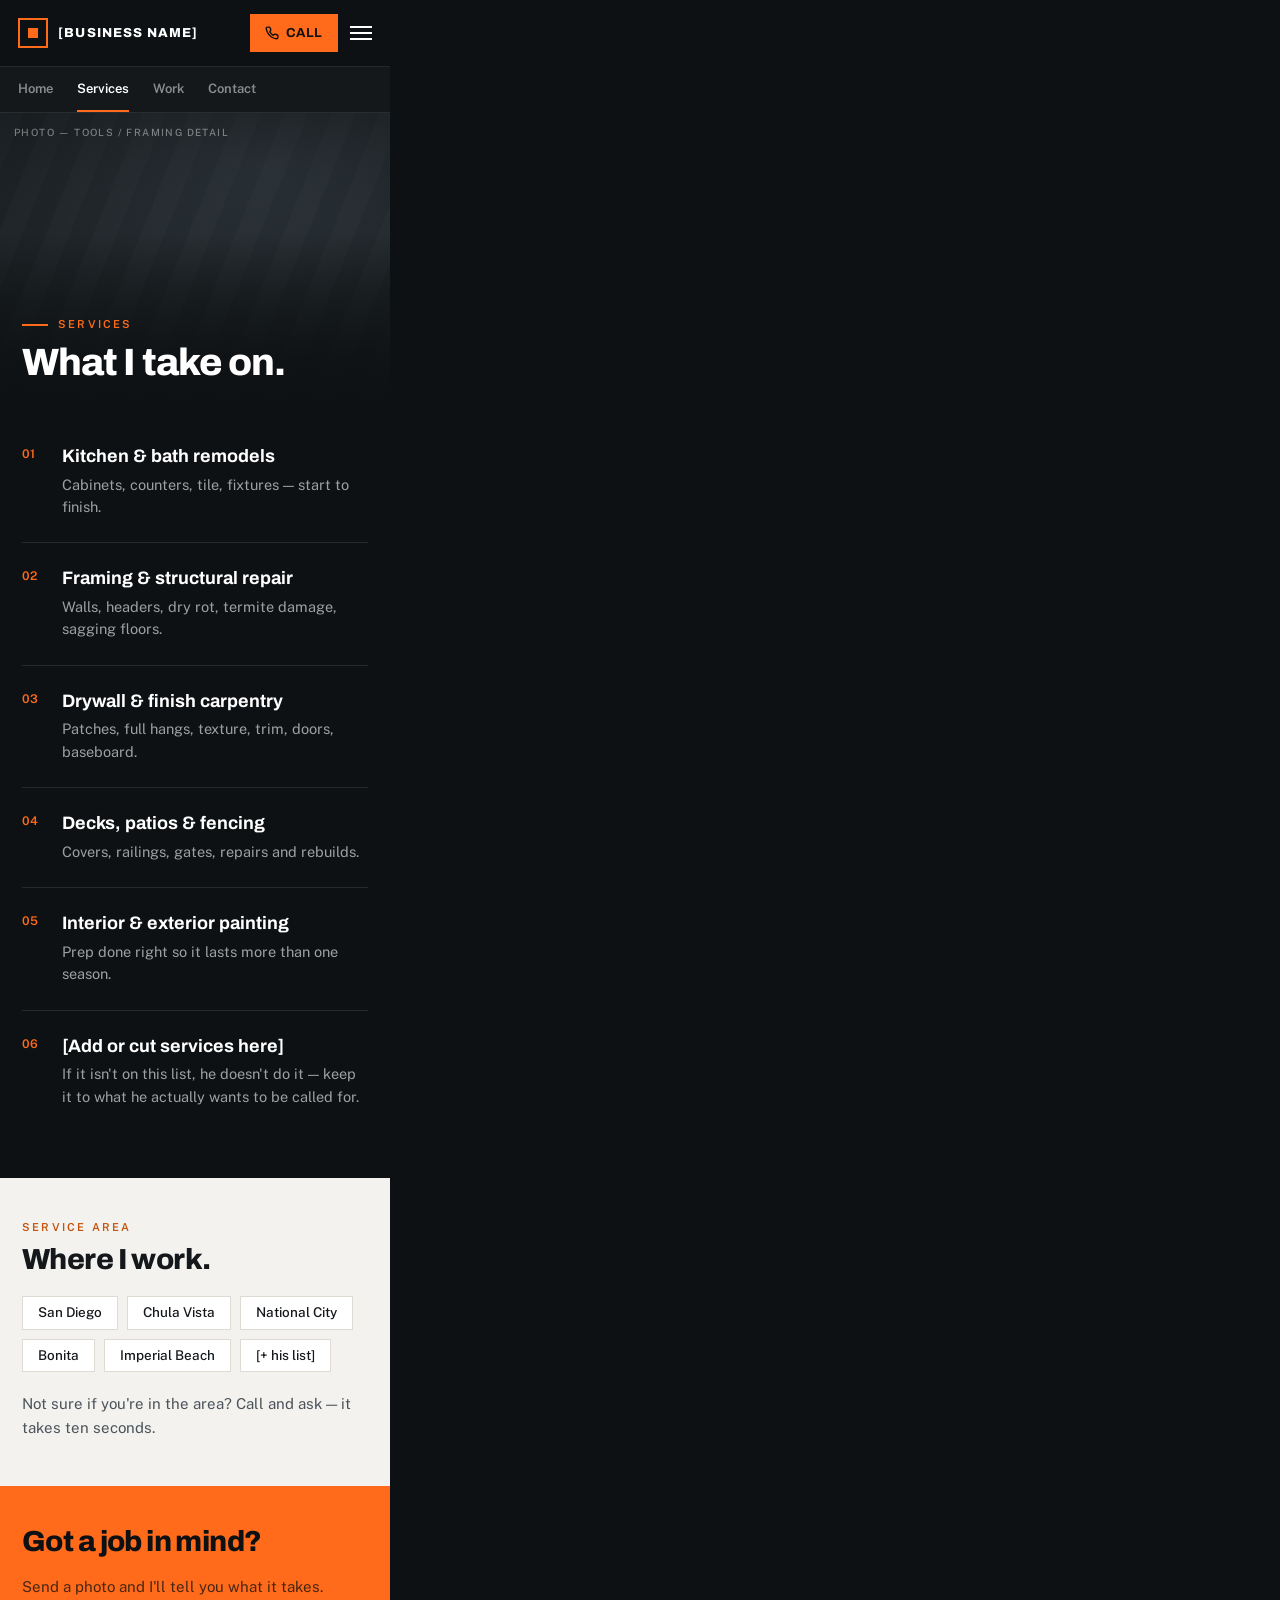
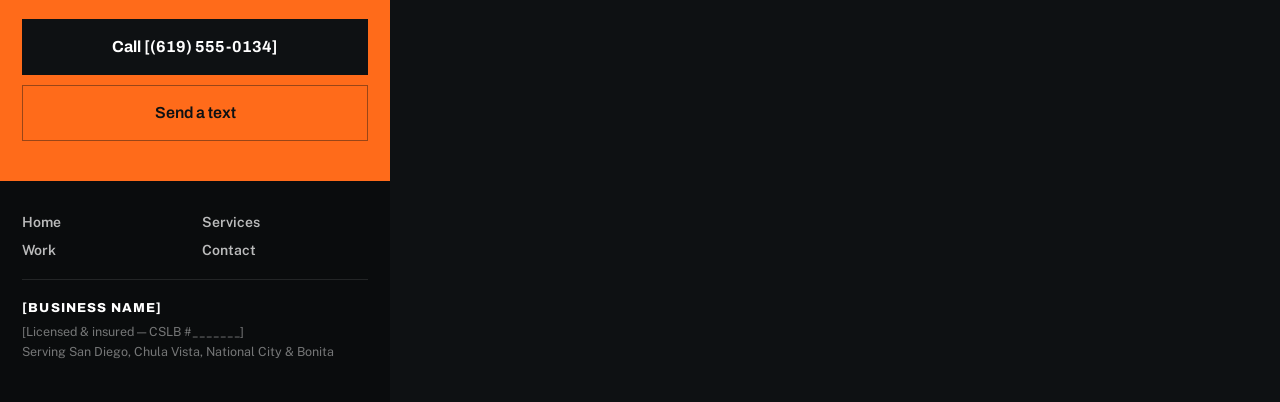
<file: docs/services.html>
<!doctype html>
<html>
<head>
  <meta charset="utf-8">
  <meta name="viewport" content="width=device-width, initial-scale=1">
  <title>MOCKUP REFERENCE — Services</title>
</head>
<body>
  <link rel="stylesheet" href="https://fonts.googleapis.com/css2?family=Archivo:wght@500;600;700;800;900&family=Public+Sans:wght@400;500;600&display=swap">
  <style>
    body { margin: 0; font-family: 'Public Sans', system-ui, sans-serif; background: #0E1113; }
    a { color: #FF6B1A; text-decoration: none; }
    a:hover { color: #FF8A47; }
    * { box-sizing: border-box; }
    .ph {
      background:
        repeating-linear-gradient(112deg, rgba(255,255,255,.022) 0 22px, rgba(0,0,0,.03) 22px 44px),
        radial-gradient(130% 90% at 68% 18%, #46525A 0%, #2C353A 46%, #171D20 100%);
      position: relative; overflow: hidden;
    }
    .ph-label {
      position: absolute; left: 14px; bottom: 12px;
      font: 500 10px/1 'Public Sans', sans-serif; letter-spacing: .14em;
      text-transform: uppercase; color: rgba(255,255,255,.42);
    }
    .rise { animation: rise .8s cubic-bezier(.16,.84,.44,1) both; }
    @keyframes rise { from { opacity: 0; transform: translateY(18px); } to { opacity: 1; transform: none; } }
    @media (prefers-reduced-motion: reduce) { .rise { animation: none; } }
  </style>

<div style="width: 390px; background: #0E1113; color: #FFFFFF;">

  <!-- top bar -->
  <div style="display: flex; align-items: center; justify-content: space-between; gap: 12px; padding: 14px 18px; background: #0E1113; border-bottom: 1px solid rgba(255,255,255,.09);">
    <div style="display: flex; align-items: center; gap: 10px;">
      <div style="width: 30px; height: 30px; border: 2px solid #FF6B1A; display: flex; align-items: center; justify-content: center;">
        <div style="width: 10px; height: 10px; background: #FF6B1A;"></div>
      </div>
      <div style="font: 800 13px/1 'Archivo', system-ui, sans-serif; letter-spacing: .09em; text-transform: uppercase; color: #FFFFFF;">[Business&nbsp;Name]</div>
    </div>
    <div style="display: flex; align-items: center; gap: 12px;">
      <a href="#" style="display: flex; align-items: center; gap: 7px; height: 38px; padding: 0 15px; background: #FF6B1A; color: #0E1113; font: 700 13px/1 'Archivo', sans-serif; letter-spacing: .04em; text-transform: uppercase;">
        <svg width="14" height="14" viewBox="0 0 24 24" fill="none" stroke="#0E1113" stroke-width="2.4" stroke-linecap="round" stroke-linejoin="round"><path d="M22 16.9v3a2 2 0 0 1-2.2 2 19.8 19.8 0 0 1-8.6-3.1 19.5 19.5 0 0 1-6-6A19.8 19.8 0 0 1 2.1 4.2 2 2 0 0 1 4.1 2h3a2 2 0 0 1 2 1.7c.1 1 .4 1.9.7 2.8a2 2 0 0 1-.5 2.1L8.1 9.9a16 16 0 0 0 6 6l1.3-1.2a2 2 0 0 1 2.1-.5c.9.3 1.8.6 2.8.7a2 2 0 0 1 1.7 2Z"/></svg>
        Call
      </a>
      <div style="display: flex; flex-direction: column; gap: 4px; padding: 4px 0;">
        <div style="width: 22px; height: 2px; background: #FFFFFF;"></div>
        <div style="width: 22px; height: 2px; background: #FFFFFF;"></div>
        <div style="width: 22px; height: 2px; background: #FFFFFF;"></div>
      </div>
    </div>
  </div>

  <!-- section nav -->
  <div style="display: flex; align-items: stretch; gap: 24px; padding: 0 18px; background: #14181B; border-bottom: 1px solid rgba(255,255,255,.09);">
    <a href="#" style="padding: 15px 0; font: 600 13px/1 'Public Sans', sans-serif; color: rgba(255,255,255,.50); border-bottom: 2px solid transparent;">Home</a>
    <a href="#" style="padding: 15px 0; font: 600 13px/1 'Public Sans', sans-serif; color: #FFFFFF; border-bottom: 2px solid #FF6B1A;">Services</a>
    <a href="#" style="padding: 15px 0; font: 600 13px/1 'Public Sans', sans-serif; color: rgba(255,255,255,.50); border-bottom: 2px solid transparent;">Work</a>
    <a href="#" style="padding: 15px 0; font: 600 13px/1 'Public Sans', sans-serif; color: rgba(255,255,255,.50); border-bottom: 2px solid transparent;">Contact</a>
  </div>

  <!-- page header -->
  <div class="ph" style="position: relative; height: 300px; display: flex; flex-direction: column; justify-content: flex-end;">
    <div style="position: absolute; inset: 0; background: linear-gradient(180deg, rgba(14,17,19,.62) 0%, rgba(14,17,19,.42) 40%, rgba(14,17,19,.93) 82%, #0E1113 100%);"></div>
    <div class="ph-label" style="bottom: auto; top: 14px;">Photo — Tools / framing detail</div>
    <div style="position: relative; padding: 0 22px 30px; display: flex; flex-direction: column; gap: 14px;">
      <div class="rise" style="display: flex; align-items: center; gap: 10px;">
        <div style="width: 26px; height: 2px; background: #FF6B1A;"></div>
        <div style="font: 600 11px/1 'Public Sans', sans-serif; letter-spacing: .2em; text-transform: uppercase; color: #FF6B1A;">Services</div>
      </div>
      <h1 class="rise" style="margin: 0; font: 800 38px/1.02 'Archivo', system-ui, sans-serif; letter-spacing: -.024em; color: #FFFFFF; animation-delay: .12s;">
        What I take on.
      </h1>
    </div>
  </div>

  <!-- service list -->
  <div style="padding: 8px 22px 46px; background: #0E1113;">
    <div style="display: flex; flex-direction: column;">

      <div style="display: flex; align-items: flex-start; gap: 18px; padding: 24px 0; border-bottom: 1px solid rgba(255,255,255,.10);">
        <div style="font: 600 12px/1.5 'Public Sans', sans-serif; color: #FF6B1A; min-width: 22px;">01</div>
        <div style="display: flex; flex-direction: column; gap: 6px;">
          <div style="font: 700 18px/1.25 'Archivo', sans-serif; color: #FFFFFF;">Kitchen &amp; bath remodels</div>
          <div style="font: 400 14.5px/1.55 'Public Sans', sans-serif; color: rgba(255,255,255,.60);">Cabinets, counters, tile, fixtures — start to finish.</div>
        </div>
      </div>

      <div style="display: flex; align-items: flex-start; gap: 18px; padding: 24px 0; border-bottom: 1px solid rgba(255,255,255,.10);">
        <div style="font: 600 12px/1.5 'Public Sans', sans-serif; color: #FF6B1A; min-width: 22px;">02</div>
        <div style="display: flex; flex-direction: column; gap: 6px;">
          <div style="font: 700 18px/1.25 'Archivo', sans-serif; color: #FFFFFF;">Framing &amp; structural repair</div>
          <div style="font: 400 14.5px/1.55 'Public Sans', sans-serif; color: rgba(255,255,255,.60);">Walls, headers, dry rot, termite damage, sagging floors.</div>
        </div>
      </div>

      <div style="display: flex; align-items: flex-start; gap: 18px; padding: 24px 0; border-bottom: 1px solid rgba(255,255,255,.10);">
        <div style="font: 600 12px/1.5 'Public Sans', sans-serif; color: #FF6B1A; min-width: 22px;">03</div>
        <div style="display: flex; flex-direction: column; gap: 6px;">
          <div style="font: 700 18px/1.25 'Archivo', sans-serif; color: #FFFFFF;">Drywall &amp; finish carpentry</div>
          <div style="font: 400 14.5px/1.55 'Public Sans', sans-serif; color: rgba(255,255,255,.60);">Patches, full hangs, texture, trim, doors, baseboard.</div>
        </div>
      </div>

      <div style="display: flex; align-items: flex-start; gap: 18px; padding: 24px 0; border-bottom: 1px solid rgba(255,255,255,.10);">
        <div style="font: 600 12px/1.5 'Public Sans', sans-serif; color: #FF6B1A; min-width: 22px;">04</div>
        <div style="display: flex; flex-direction: column; gap: 6px;">
          <div style="font: 700 18px/1.25 'Archivo', sans-serif; color: #FFFFFF;">Decks, patios &amp; fencing</div>
          <div style="font: 400 14.5px/1.55 'Public Sans', sans-serif; color: rgba(255,255,255,.60);">Covers, railings, gates, repairs and rebuilds.</div>
        </div>
      </div>

      <div style="display: flex; align-items: flex-start; gap: 18px; padding: 24px 0; border-bottom: 1px solid rgba(255,255,255,.10);">
        <div style="font: 600 12px/1.5 'Public Sans', sans-serif; color: #FF6B1A; min-width: 22px;">05</div>
        <div style="display: flex; flex-direction: column; gap: 6px;">
          <div style="font: 700 18px/1.25 'Archivo', sans-serif; color: #FFFFFF;">Interior &amp; exterior painting</div>
          <div style="font: 400 14.5px/1.55 'Public Sans', sans-serif; color: rgba(255,255,255,.60);">Prep done right so it lasts more than one season.</div>
        </div>
      </div>

      <div style="display: flex; align-items: flex-start; gap: 18px; padding: 24px 0;">
        <div style="font: 600 12px/1.5 'Public Sans', sans-serif; color: #FF6B1A; min-width: 22px;">06</div>
        <div style="display: flex; flex-direction: column; gap: 6px;">
          <div style="font: 700 18px/1.25 'Archivo', sans-serif; color: #FFFFFF;">[Add or cut services here]</div>
          <div style="font: 400 14.5px/1.55 'Public Sans', sans-serif; color: rgba(255,255,255,.60);">If it isn't on this list, he doesn't do it — keep it to what he actually wants to be called for.</div>
        </div>
      </div>

    </div>
  </div>

  <!-- service area -->
  <div style="background: #F4F2EF; color: #14181B; padding: 44px 22px 46px; display: flex; flex-direction: column; gap: 20px;">
    <div style="display: flex; flex-direction: column; gap: 11px;">
      <div style="font: 600 11px/1 'Public Sans', sans-serif; letter-spacing: .2em; text-transform: uppercase; color: #C2540C;">Service Area</div>
      <h2 style="margin: 0; font: 800 29px/1.1 'Archivo', system-ui, sans-serif; letter-spacing: -.02em; color: #14181B;">Where I work.</h2>
    </div>

    <div style="display: flex; flex-wrap: wrap; gap: 9px;">
      <div style="padding: 9px 15px; background: #FFFFFF; border: 1px solid #DFDAD3; font: 500 13.5px/1 'Public Sans', sans-serif; color: #14181B;">San Diego</div>
      <div style="padding: 9px 15px; background: #FFFFFF; border: 1px solid #DFDAD3; font: 500 13.5px/1 'Public Sans', sans-serif; color: #14181B;">Chula Vista</div>
      <div style="padding: 9px 15px; background: #FFFFFF; border: 1px solid #DFDAD3; font: 500 13.5px/1 'Public Sans', sans-serif; color: #14181B;">National City</div>
      <div style="padding: 9px 15px; background: #FFFFFF; border: 1px solid #DFDAD3; font: 500 13.5px/1 'Public Sans', sans-serif; color: #14181B;">Bonita</div>
      <div style="padding: 9px 15px; background: #FFFFFF; border: 1px solid #DFDAD3; font: 500 13.5px/1 'Public Sans', sans-serif; color: #14181B;">Imperial Beach</div>
      <div style="padding: 9px 15px; background: #FFFFFF; border: 1px solid #DFDAD3; font: 500 13.5px/1 'Public Sans', sans-serif; color: #14181B;">[+ his list]</div>
    </div>

    <p style="margin: 0; font: 400 15px/1.6 'Public Sans', sans-serif; color: #4A5359;">
      Not sure if you're in the area? Call and ask — it takes ten seconds.
    </p>
  </div>

  <!-- CTA band -->
  <div style="background: #FF6B1A; color: #0E1113; padding: 40px 22px; display: flex; flex-direction: column; gap: 18px;">
    <h2 style="margin: 0; font: 800 29px/1.08 'Archivo', system-ui, sans-serif; letter-spacing: -.02em;">Got a job in mind?</h2>
    <p style="margin: 0; font: 400 15px/1.55 'Public Sans', sans-serif; color: rgba(14,17,19,.76);">Send a photo and I'll tell you what it takes.</p>
    <div style="display: flex; flex-direction: column; gap: 10px; padding-top: 2px;">
      <a href="#" style="display: flex; align-items: center; justify-content: center; height: 56px; background: #0E1113; color: #FFFFFF; font: 700 16px/1 'Archivo', sans-serif;">Call [(619) 555-0134]</a>
      <a href="#" style="display: flex; align-items: center; justify-content: center; height: 56px; border: 1.5px solid rgba(14,17,19,.42); color: #0E1113; font: 600 16px/1 'Archivo', sans-serif;">Send a text</a>
    </div>
  </div>

  <!-- footer -->
  <div style="background: #0A0C0D; padding: 34px 22px 40px; display: flex; flex-direction: column; gap: 22px;">
    <div style="display: grid; grid-template-columns: repeat(2, minmax(0, 1fr)); gap: 14px;">
      <a href="#" style="font: 600 14px/1 'Public Sans', sans-serif; color: rgba(255,255,255,.72);">Home</a>
      <a href="#" style="font: 600 14px/1 'Public Sans', sans-serif; color: rgba(255,255,255,.72);">Services</a>
      <a href="#" style="font: 600 14px/1 'Public Sans', sans-serif; color: rgba(255,255,255,.72);">Work</a>
      <a href="#" style="font: 600 14px/1 'Public Sans', sans-serif; color: rgba(255,255,255,.72);">Contact</a>
    </div>
    <div style="height: 1px; background: rgba(255,255,255,.10);"></div>
    <div style="display: flex; flex-direction: column; gap: 7px;">
      <div style="font: 800 13px/1 'Archivo', sans-serif; letter-spacing: .09em; text-transform: uppercase; color: #FFFFFF;">[Business&nbsp;Name]</div>
      <div style="font: 400 12.5px/1.6 'Public Sans', sans-serif; color: rgba(255,255,255,.44);">[Licensed &amp; insured — CSLB #_______]<br>Serving San Diego, Chula Vista, National City &amp; Bonita</div>
    </div>
  </div>

</div>
</body>
</html>
</file>
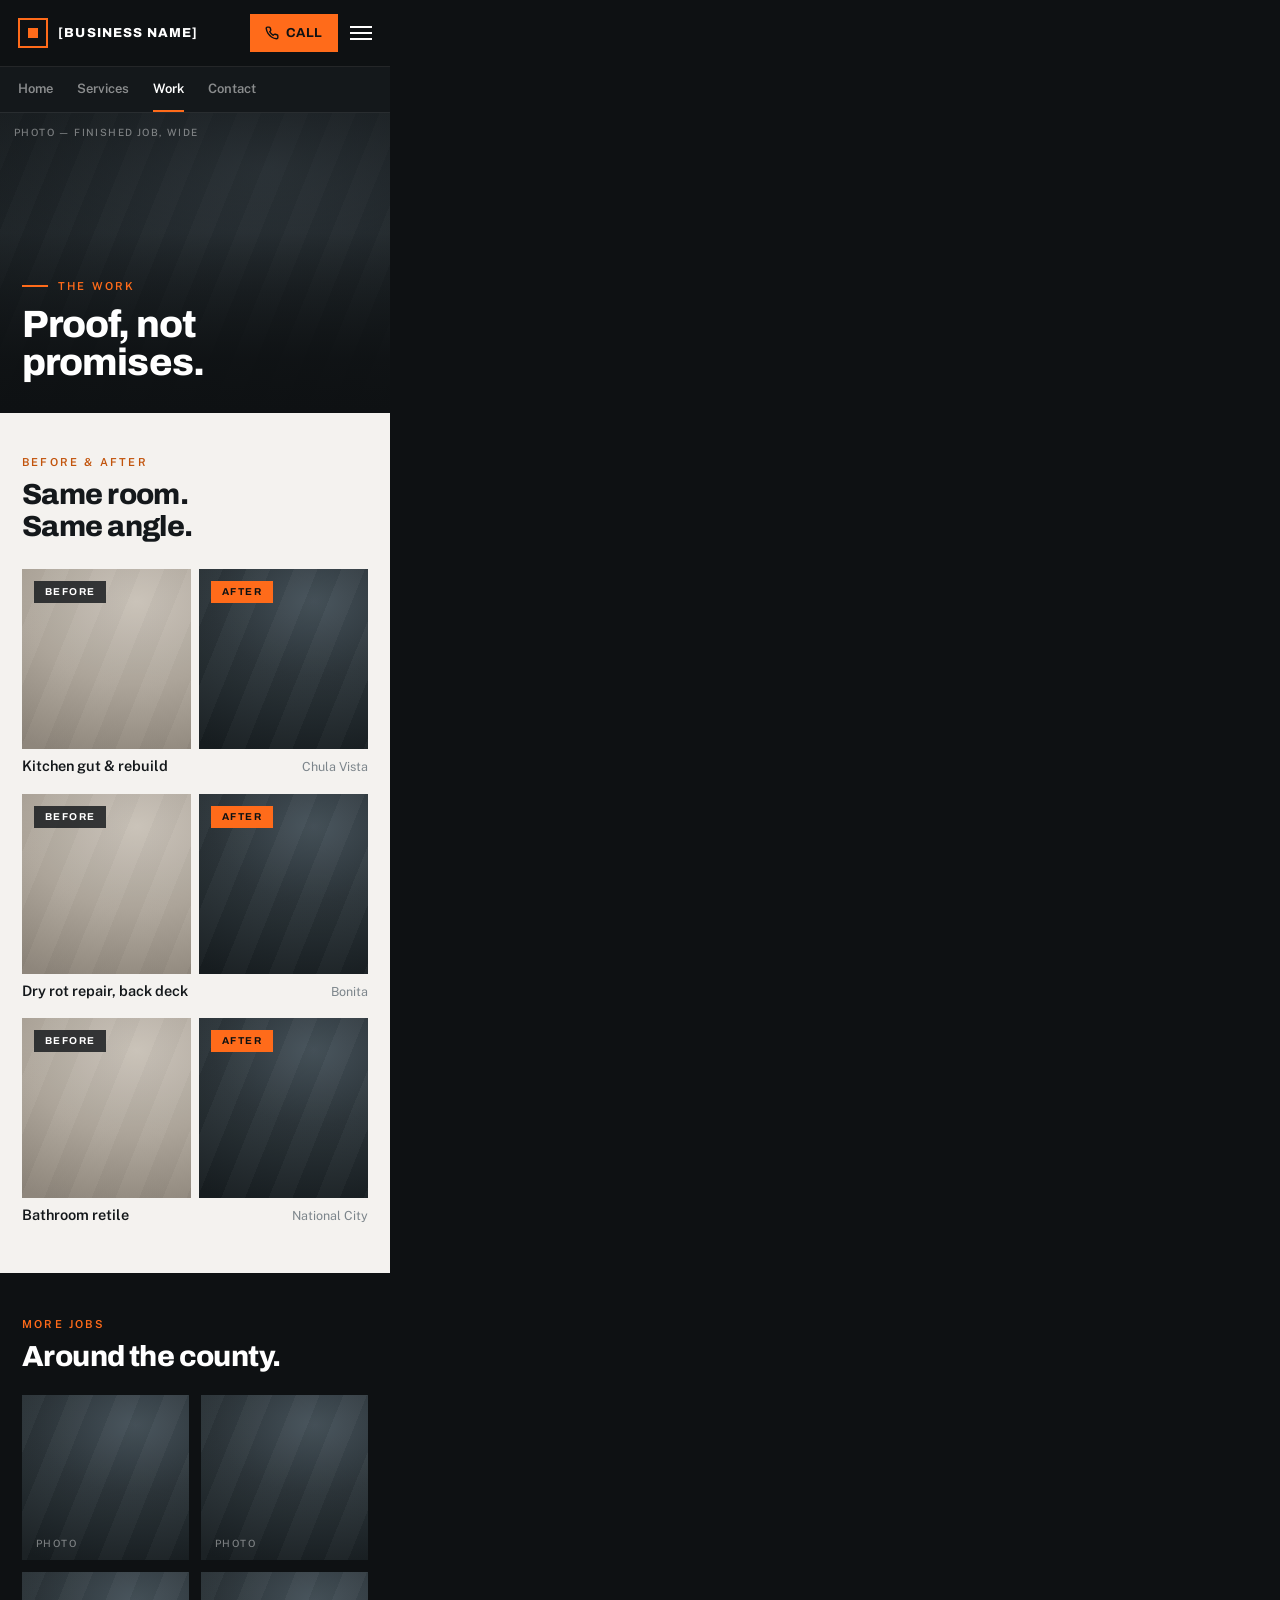
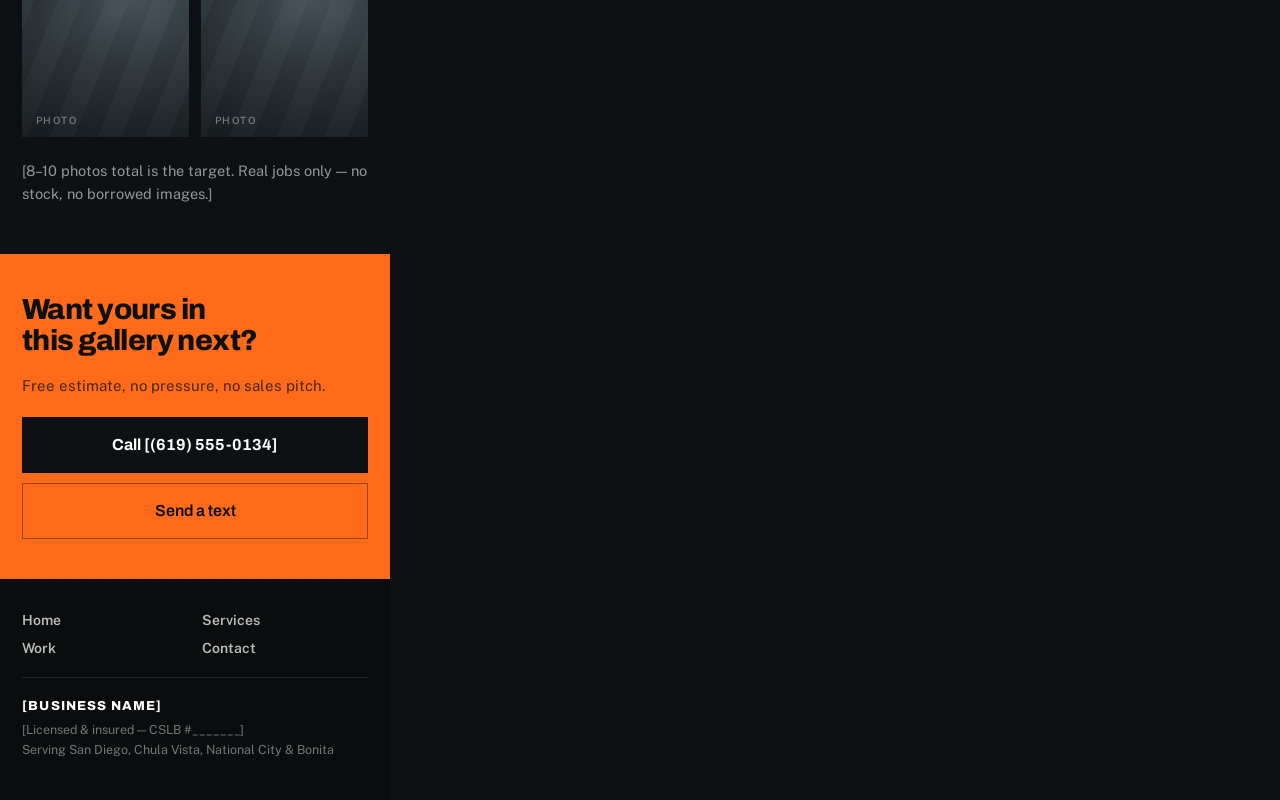
<file: docs/work.html>
<!doctype html>
<html>
<head>
  <meta charset="utf-8">
  <meta name="viewport" content="width=device-width, initial-scale=1">
  <title>MOCKUP REFERENCE — Work</title>
</head>
<body>
  <link rel="stylesheet" href="https://fonts.googleapis.com/css2?family=Archivo:wght@500;600;700;800;900&family=Public+Sans:wght@400;500;600&display=swap">
  <style>
    body { margin: 0; font-family: 'Public Sans', system-ui, sans-serif; background: #0E1113; }
    a { color: #FF6B1A; text-decoration: none; }
    a:hover { color: #FF8A47; }
    * { box-sizing: border-box; }
    .ph {
      background:
        repeating-linear-gradient(112deg, rgba(255,255,255,.022) 0 22px, rgba(0,0,0,.03) 22px 44px),
        radial-gradient(130% 90% at 68% 18%, #46525A 0%, #2C353A 46%, #171D20 100%);
      position: relative; overflow: hidden;
    }
    .ph-light {
      background:
        repeating-linear-gradient(112deg, rgba(0,0,0,.02) 0 22px, rgba(255,255,255,.02) 22px 44px),
        radial-gradient(130% 90% at 68% 18%, #C9C2B8 0%, #AFA79C 52%, #8C8479 100%);
      position: relative; overflow: hidden;
    }
    .ph-label {
      position: absolute; left: 14px; bottom: 12px;
      font: 500 10px/1 'Public Sans', sans-serif; letter-spacing: .14em;
      text-transform: uppercase; color: rgba(255,255,255,.42);
    }
    .tag {
      position: absolute; top: 12px; left: 12px;
      padding: 6px 11px; font: 700 10px/1 'Archivo', sans-serif;
      letter-spacing: .14em; text-transform: uppercase;
    }
    .rise { animation: rise .8s cubic-bezier(.16,.84,.44,1) both; }
    @keyframes rise { from { opacity: 0; transform: translateY(18px); } to { opacity: 1; transform: none; } }
    @media (prefers-reduced-motion: reduce) { .rise { animation: none; } }
  </style>

<div style="width: 390px; background: #0E1113; color: #FFFFFF;">

  <!-- top bar -->
  <div style="display: flex; align-items: center; justify-content: space-between; gap: 12px; padding: 14px 18px; background: #0E1113; border-bottom: 1px solid rgba(255,255,255,.09);">
    <div style="display: flex; align-items: center; gap: 10px;">
      <div style="width: 30px; height: 30px; border: 2px solid #FF6B1A; display: flex; align-items: center; justify-content: center;">
        <div style="width: 10px; height: 10px; background: #FF6B1A;"></div>
      </div>
      <div style="font: 800 13px/1 'Archivo', system-ui, sans-serif; letter-spacing: .09em; text-transform: uppercase; color: #FFFFFF;">[Business&nbsp;Name]</div>
    </div>
    <div style="display: flex; align-items: center; gap: 12px;">
      <a href="#" style="display: flex; align-items: center; gap: 7px; height: 38px; padding: 0 15px; background: #FF6B1A; color: #0E1113; font: 700 13px/1 'Archivo', sans-serif; letter-spacing: .04em; text-transform: uppercase;">
        <svg width="14" height="14" viewBox="0 0 24 24" fill="none" stroke="#0E1113" stroke-width="2.4" stroke-linecap="round" stroke-linejoin="round"><path d="M22 16.9v3a2 2 0 0 1-2.2 2 19.8 19.8 0 0 1-8.6-3.1 19.5 19.5 0 0 1-6-6A19.8 19.8 0 0 1 2.1 4.2 2 2 0 0 1 4.1 2h3a2 2 0 0 1 2 1.7c.1 1 .4 1.9.7 2.8a2 2 0 0 1-.5 2.1L8.1 9.9a16 16 0 0 0 6 6l1.3-1.2a2 2 0 0 1 2.1-.5c.9.3 1.8.6 2.8.7a2 2 0 0 1 1.7 2Z"/></svg>
        Call
      </a>
      <div style="display: flex; flex-direction: column; gap: 4px; padding: 4px 0;">
        <div style="width: 22px; height: 2px; background: #FFFFFF;"></div>
        <div style="width: 22px; height: 2px; background: #FFFFFF;"></div>
        <div style="width: 22px; height: 2px; background: #FFFFFF;"></div>
      </div>
    </div>
  </div>

  <!-- section nav -->
  <div style="display: flex; align-items: stretch; gap: 24px; padding: 0 18px; background: #14181B; border-bottom: 1px solid rgba(255,255,255,.09);">
    <a href="#" style="padding: 15px 0; font: 600 13px/1 'Public Sans', sans-serif; color: rgba(255,255,255,.50); border-bottom: 2px solid transparent;">Home</a>
    <a href="#" style="padding: 15px 0; font: 600 13px/1 'Public Sans', sans-serif; color: rgba(255,255,255,.50); border-bottom: 2px solid transparent;">Services</a>
    <a href="#" style="padding: 15px 0; font: 600 13px/1 'Public Sans', sans-serif; color: #FFFFFF; border-bottom: 2px solid #FF6B1A;">Work</a>
    <a href="#" style="padding: 15px 0; font: 600 13px/1 'Public Sans', sans-serif; color: rgba(255,255,255,.50); border-bottom: 2px solid transparent;">Contact</a>
  </div>

  <!-- page header -->
  <div class="ph" style="position: relative; height: 300px; display: flex; flex-direction: column; justify-content: flex-end;">
    <div style="position: absolute; inset: 0; background: linear-gradient(180deg, rgba(14,17,19,.62) 0%, rgba(14,17,19,.42) 40%, rgba(14,17,19,.93) 82%, #0E1113 100%);"></div>
    <div class="ph-label" style="bottom: auto; top: 14px;">Photo &mdash; Finished job, wide</div>
    <div style="position: relative; padding: 0 22px 30px; display: flex; flex-direction: column; gap: 14px;">
      <div class="rise" style="display: flex; align-items: center; gap: 10px;">
        <div style="width: 26px; height: 2px; background: #FF6B1A;"></div>
        <div style="font: 600 11px/1 'Public Sans', sans-serif; letter-spacing: .2em; text-transform: uppercase; color: #FF6B1A;">The Work</div>
      </div>
      <h1 class="rise" style="margin: 0; font: 800 38px/1.02 'Archivo', system-ui, sans-serif; letter-spacing: -.024em; color: #FFFFFF; animation-delay: .12s;">
        Proof, not<br>promises.
      </h1>
    </div>
  </div>

  <!-- before / after -->
  <div style="background: #F4F2EF; color: #14181B; padding: 44px 22px 48px; display: flex; flex-direction: column; gap: 26px;">
    <div style="display: flex; flex-direction: column; gap: 11px;">
      <div style="font: 600 11px/1 'Public Sans', sans-serif; letter-spacing: .2em; text-transform: uppercase; color: #C2540C;">Before &amp; After</div>
      <h2 style="margin: 0; font: 800 29px/1.1 'Archivo', system-ui, sans-serif; letter-spacing: -.02em; color: #14181B;">Same room.<br>Same angle.</h2>
    </div>

    <div style="display: flex; flex-direction: column; gap: 18px;">
      <div style="display: flex; flex-direction: column; gap: 8px;">
        <div style="display: grid; grid-template-columns: repeat(2, minmax(0, 1fr)); gap: 8px;">
          <div class="ph-light" style="height: 180px;">
            <div class="tag" style="background: rgba(20,24,27,.82); color: #FFFFFF;">Before</div>
          </div>
          <div class="ph" style="height: 180px;">
            <div class="tag" style="background: #FF6B1A; color: #0E1113;">After</div>
          </div>
        </div>
        <div style="display: flex; align-items: baseline; justify-content: space-between; gap: 12px;">
          <div style="font: 600 14.5px/1.3 'Public Sans', sans-serif; color: #14181B;">Kitchen gut &amp; rebuild</div>
          <div style="font: 400 12.5px/1 'Public Sans', sans-serif; color: #7C858B;">Chula Vista</div>
        </div>
      </div>

      <div style="display: flex; flex-direction: column; gap: 8px;">
        <div style="display: grid; grid-template-columns: repeat(2, minmax(0, 1fr)); gap: 8px;">
          <div class="ph-light" style="height: 180px;">
            <div class="tag" style="background: rgba(20,24,27,.82); color: #FFFFFF;">Before</div>
          </div>
          <div class="ph" style="height: 180px;">
            <div class="tag" style="background: #FF6B1A; color: #0E1113;">After</div>
          </div>
        </div>
        <div style="display: flex; align-items: baseline; justify-content: space-between; gap: 12px;">
          <div style="font: 600 14.5px/1.3 'Public Sans', sans-serif; color: #14181B;">Dry rot repair, back deck</div>
          <div style="font: 400 12.5px/1 'Public Sans', sans-serif; color: #7C858B;">Bonita</div>
        </div>
      </div>

      <div style="display: flex; flex-direction: column; gap: 8px;">
        <div style="display: grid; grid-template-columns: repeat(2, minmax(0, 1fr)); gap: 8px;">
          <div class="ph-light" style="height: 180px;">
            <div class="tag" style="background: rgba(20,24,27,.82); color: #FFFFFF;">Before</div>
          </div>
          <div class="ph" style="height: 180px;">
            <div class="tag" style="background: #FF6B1A; color: #0E1113;">After</div>
          </div>
        </div>
        <div style="display: flex; align-items: baseline; justify-content: space-between; gap: 12px;">
          <div style="font: 600 14.5px/1.3 'Public Sans', sans-serif; color: #14181B;">Bathroom retile</div>
          <div style="font: 400 12.5px/1 'Public Sans', sans-serif; color: #7C858B;">National City</div>
        </div>
      </div>
    </div>
  </div>

  <!-- more photos -->
  <div style="background: #0E1113; padding: 46px 22px 48px; display: flex; flex-direction: column; gap: 22px;">
    <div style="display: flex; flex-direction: column; gap: 11px;">
      <div style="font: 600 11px/1 'Public Sans', sans-serif; letter-spacing: .2em; text-transform: uppercase; color: #FF6B1A;">More Jobs</div>
      <h2 style="margin: 0; font: 800 29px/1.1 'Archivo', system-ui, sans-serif; letter-spacing: -.02em; color: #FFFFFF;">Around the county.</h2>
    </div>

    <div style="display: grid; grid-template-columns: repeat(2, minmax(0, 1fr)); gap: 12px;">
      <div class="ph" style="height: 165px;"><div class="ph-label">Photo</div></div>
      <div class="ph" style="height: 165px;"><div class="ph-label">Photo</div></div>
      <div class="ph" style="height: 165px;"><div class="ph-label">Photo</div></div>
      <div class="ph" style="height: 165px;"><div class="ph-label">Photo</div></div>
    </div>

    <p style="margin: 0; font: 400 14.5px/1.6 'Public Sans', sans-serif; color: rgba(255,255,255,.56);">
      [8&ndash;10 photos total is the target. Real jobs only &mdash; no stock, no borrowed images.]
    </p>
  </div>

  <!-- CTA band -->
  <div style="background: #FF6B1A; color: #0E1113; padding: 40px 22px; display: flex; flex-direction: column; gap: 18px;">
    <h2 style="margin: 0; font: 800 29px/1.08 'Archivo', system-ui, sans-serif; letter-spacing: -.02em;">Want yours in<br>this gallery next?</h2>
    <p style="margin: 0; font: 400 15px/1.55 'Public Sans', sans-serif; color: rgba(14,17,19,.76);">Free estimate, no pressure, no sales pitch.</p>
    <div style="display: flex; flex-direction: column; gap: 10px; padding-top: 2px;">
      <a href="#" style="display: flex; align-items: center; justify-content: center; height: 56px; background: #0E1113; color: #FFFFFF; font: 700 16px/1 'Archivo', sans-serif;">Call [(619) 555-0134]</a>
      <a href="#" style="display: flex; align-items: center; justify-content: center; height: 56px; border: 1.5px solid rgba(14,17,19,.42); color: #0E1113; font: 600 16px/1 'Archivo', sans-serif;">Send a text</a>
    </div>
  </div>

  <!-- footer -->
  <div style="background: #0A0C0D; padding: 34px 22px 40px; display: flex; flex-direction: column; gap: 22px;">
    <div style="display: grid; grid-template-columns: repeat(2, minmax(0, 1fr)); gap: 14px;">
      <a href="#" style="font: 600 14px/1 'Public Sans', sans-serif; color: rgba(255,255,255,.72);">Home</a>
      <a href="#" style="font: 600 14px/1 'Public Sans', sans-serif; color: rgba(255,255,255,.72);">Services</a>
      <a href="#" style="font: 600 14px/1 'Public Sans', sans-serif; color: rgba(255,255,255,.72);">Work</a>
      <a href="#" style="font: 600 14px/1 'Public Sans', sans-serif; color: rgba(255,255,255,.72);">Contact</a>
    </div>
    <div style="height: 1px; background: rgba(255,255,255,.10);"></div>
    <div style="display: flex; flex-direction: column; gap: 7px;">
      <div style="font: 800 13px/1 'Archivo', sans-serif; letter-spacing: .09em; text-transform: uppercase; color: #FFFFFF;">[Business&nbsp;Name]</div>
      <div style="font: 400 12.5px/1.6 'Public Sans', sans-serif; color: rgba(255,255,255,.44);">[Licensed &amp; insured — CSLB #_______]<br>Serving San Diego, Chula Vista, National City &amp; Bonita</div>
    </div>
  </div>

</div>
</body>
</html>
</file>
